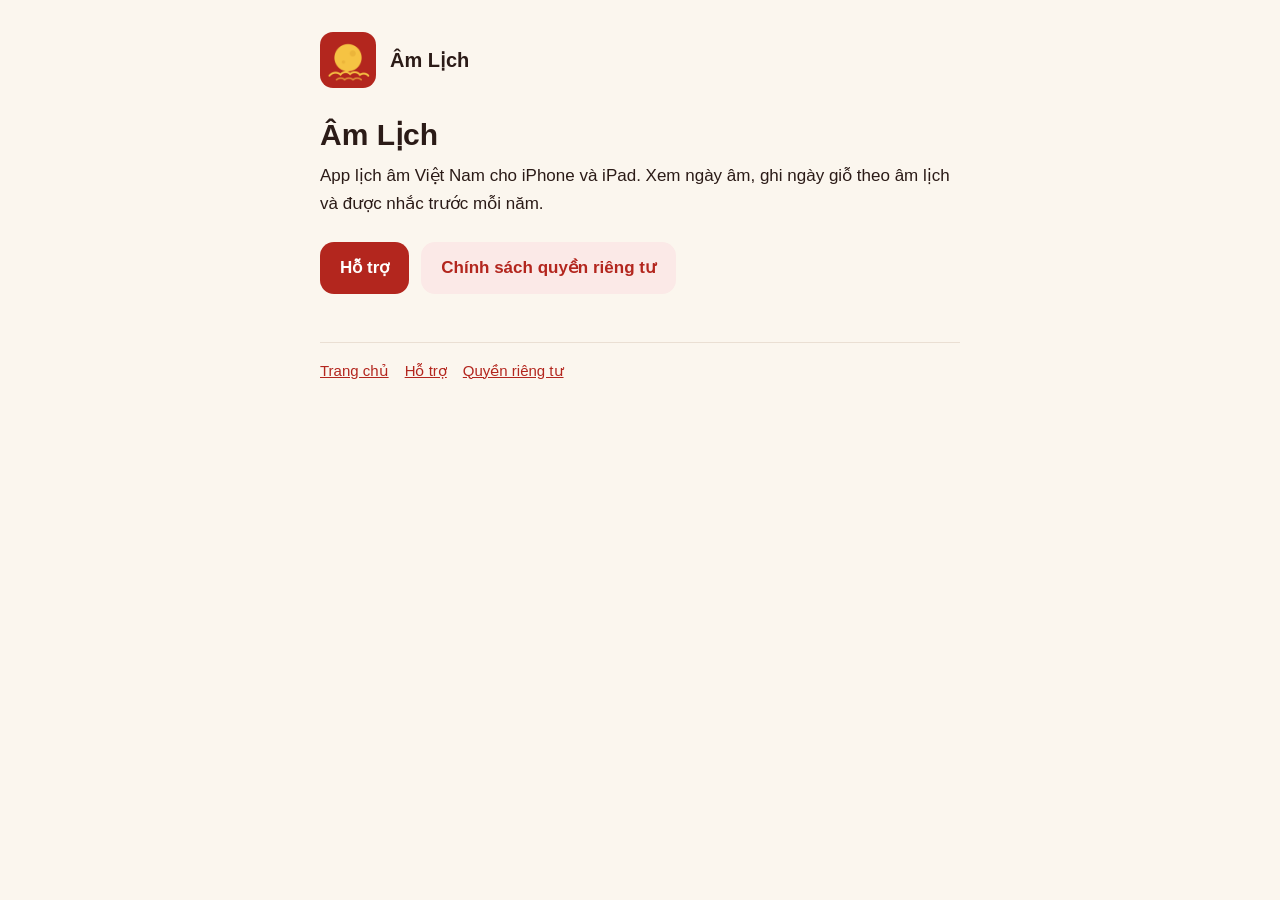
<file: index.html>
<!doctype html>
<html lang="vi">
<head>
<meta charset="utf-8">
<meta name="viewport" content="width=device-width, initial-scale=1">
<title>Âm Lịch: lịch âm và nhắc ngày giỗ</title>
<link rel="icon" href="icon.png">
<link rel="stylesheet" href="style.css">
</head>
<body>
<main>
<header><img src="icon.png" alt=""><a href="./">Âm Lịch</a></header>
<h1>Âm Lịch</h1>
<p>App lịch âm Việt Nam cho iPhone và iPad. Xem ngày âm, ghi ngày giỗ theo âm lịch và được nhắc trước mỗi năm.</p>
<div class="links"><a href="support.html">Hỗ trợ</a><a class="ghost" href="privacy.html">Chính sách quyền riêng tư</a></div>
<footer><a href="./">Trang chủ</a><a href="support.html">Hỗ trợ</a><a href="privacy.html">Quyền riêng tư</a></footer>
</main>
</body>
</html>
</file>
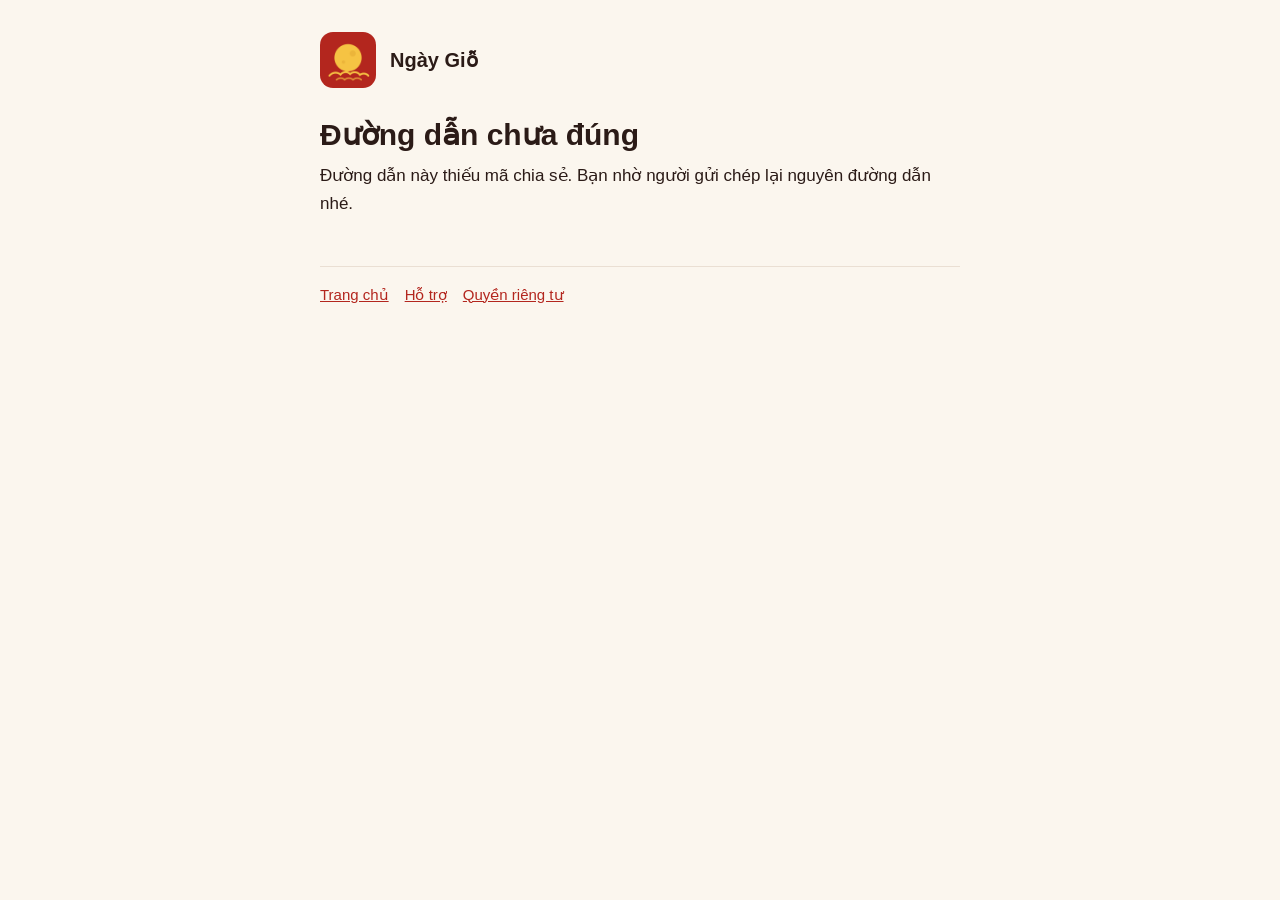
<file: ma.html>
<!doctype html>
<html lang="vi">
<head>
<meta charset="utf-8">
<meta name="viewport" content="width=device-width, initial-scale=1">
<title>Nhận ngày giỗ, gia phả: Ngày Giỗ</title>
<meta property="og:title" content="Mở mã chia sẻ trong app Ngày Giỗ">
<meta property="og:description" content="Người thân gửi bạn ngày giỗ hoặc gia phả. Bấm để mở trong app.">
<meta property="og:image" content="https://thuann-vn.github.io/am-lich/icon.png">
<link rel="icon" href="icon.png">
<link rel="stylesheet" href="style.css">
<style>
  .code { font: 700 22px/1.3 ui-monospace, Menlo, monospace; letter-spacing: 1px; margin: 6px 0 10px; word-break: break-all; }
  .links button { font: inherit; font-weight: 600; border: 0; padding: 12px 20px; border-radius: 14px; background: #FBE9E7; color: var(--primary); cursor: pointer; }
  ol { padding-left: 22px; margin: 8px 0; }
  .hidden { display: none; }
</style>
</head>
<body>
<main>
<header><img src="icon.png" alt=""><a href="./">Ngày Giỗ</a></header>
<div id="ok">
  <h1>Người thân gửi bạn ngày giỗ, gia phả</h1>
  <p>Bấm nút dưới đây để mở trong app Ngày Giỗ, app sẽ hỏi trước khi thêm vào máy bạn.</p>
  <div class="links"><a id="open" href="#">Mở trong app</a></div>

  <div class="card">
    <h2>Chưa có app?</h2>
    <p>Tải app Ngày Giỗ (miễn phí), cài xong quay lại trang này bấm <b>Mở trong app</b>.</p>
    <div class="links">
      <a id="ios" href="https://apps.apple.com/app/id6817637717">App Store (iPhone)</a>
      <a id="android" class="ghost" href="https://play.google.com/store/apps/details?id=com.thuanguyen.amlich">Google Play (Android)</a>
    </div>
  </div>

  <div class="card">
    <h2>Nút không mở được app?</h2>
    <p>Chép mã này:</p>
    <p class="code" id="code"></p>
    <div class="links"><button id="copy" type="button">Chép mã</button></div>
    <ol>
      <li>Mở app Ngày Giỗ, vào <b>Tiện ích → Quét mã</b> (gia phả: <b>Gia phả → Nhận gia phả</b>).</li>
      <li>Bấm <b>Dán mã chữ</b>, dán mã vừa chép.</li>
    </ol>
    <p class="muted">Mã giữ được 30 ngày. Hết hạn thì nhờ người gửi tạo mã mới.</p>
  </div>
</div>
<div id="bad" class="hidden">
  <h1>Đường dẫn chưa đúng</h1>
  <p>Đường dẫn này thiếu mã chia sẻ. Bạn nhờ người gửi chép lại nguyên đường dẫn nhé.</p>
</div>
<footer><a href="./">Trang chủ</a><a href="support.html">Hỗ trợ</a><a href="privacy.html">Quyền riêng tư</a></footer>
</main>
<script>
  var c = (new URLSearchParams(location.search).get('c') || '').trim().toUpperCase();
  if (!/^[A-Z0-9]{8}$/.test(c)) {
    document.getElementById('ok').classList.add('hidden');
    document.getElementById('bad').classList.remove('hidden');
  } else {
    var app = 'amlich://import?code=' + c;
    var full = 'AMLICH3:' + c;
    document.getElementById('open').href = app;
    document.getElementById('code').textContent = full;
    var ua = navigator.userAgent;
    // Đưa nút tải đúng máy lên trước
    if (/android/i.test(ua)) {
      document.getElementById('ios').className = 'ghost';
      document.getElementById('android').className = '';
      document.getElementById('android').parentNode.prepend(document.getElementById('android'));
    }
    var copy = document.getElementById('copy');
    copy.onclick = function () {
      var done = function () { copy.textContent = 'Đã chép'; };
      if (navigator.clipboard) navigator.clipboard.writeText(full).then(done, function () {});
      else { var r = document.createRange(); r.selectNode(document.getElementById('code')); getSelection().removeAllRanges(); getSelection().addRange(r); document.execCommand('copy'); done(); }
    };
    // Thử mở app ngay; trình duyệt trong Zalo, Messenger có thể chặn, khi đó người dùng bấm nút
    setTimeout(function () { location.href = app; }, 300);
  }
</script>
</body>
</html>
</file>
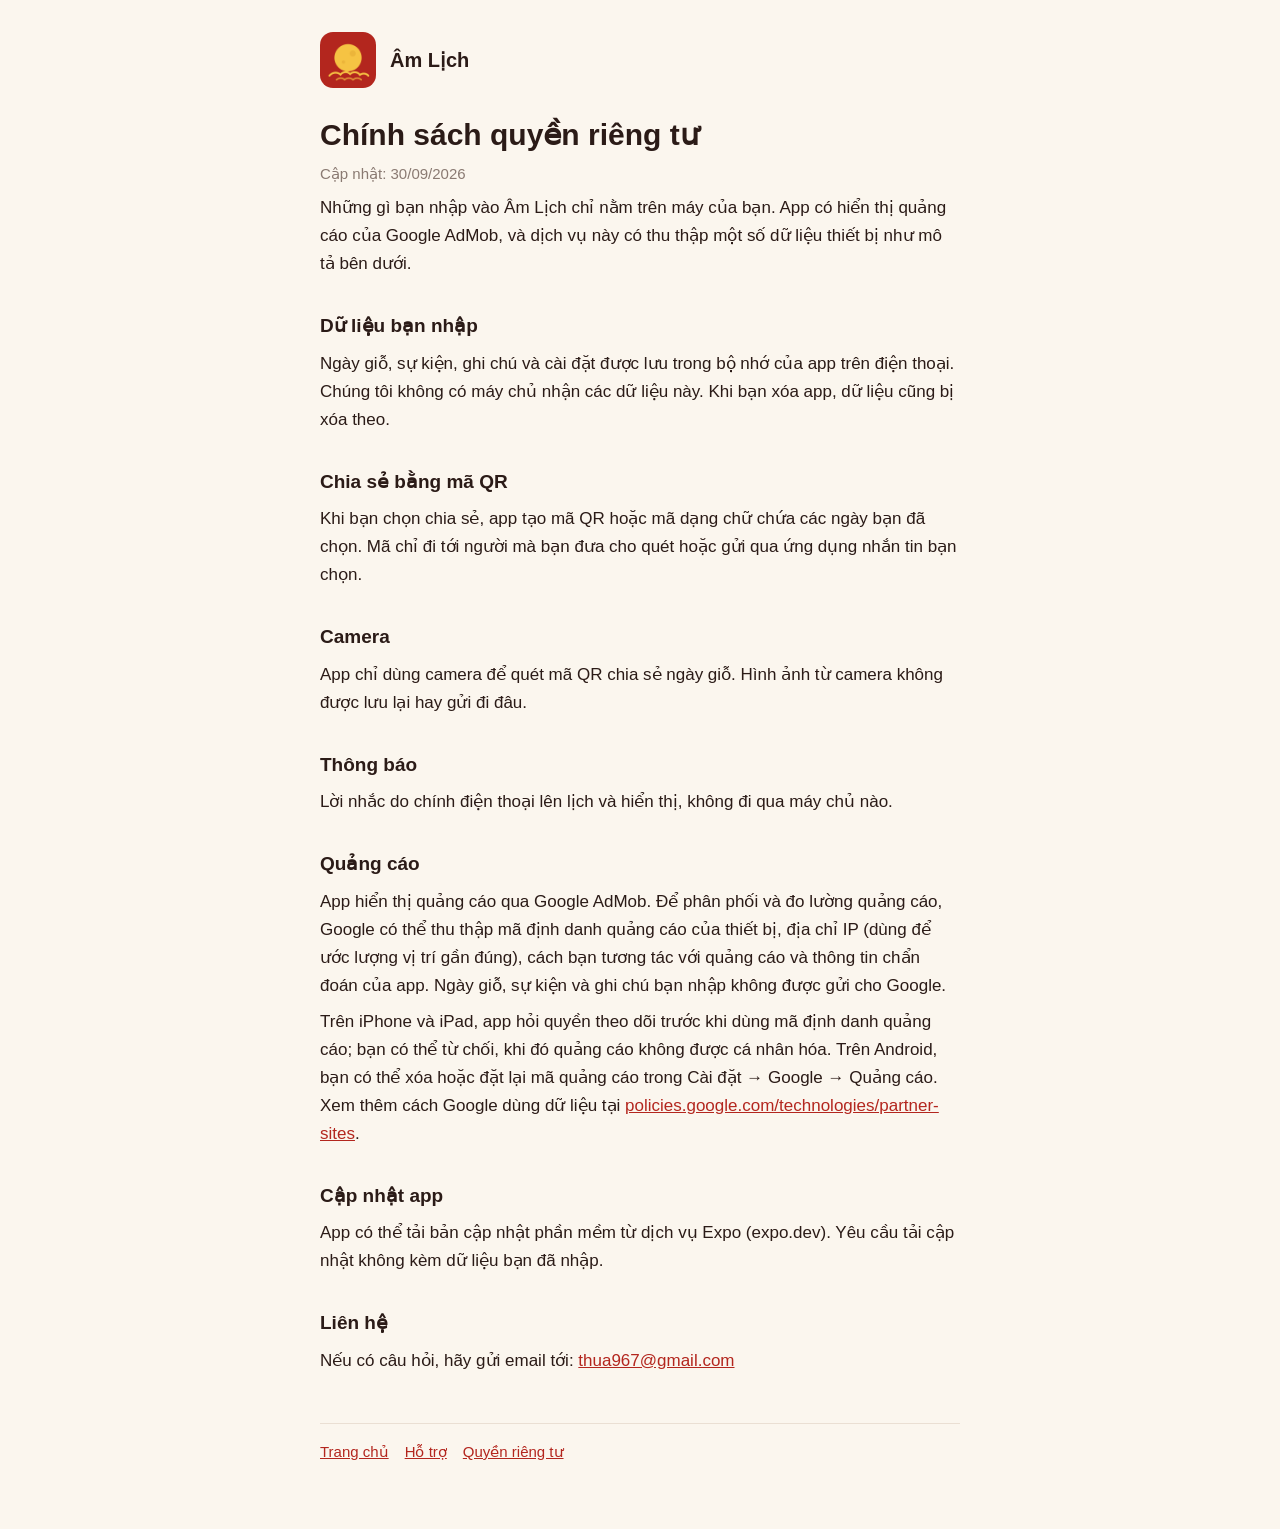
<file: privacy.html>
<!doctype html>
<html lang="vi">
<head>
<meta charset="utf-8">
<meta name="viewport" content="width=device-width, initial-scale=1">
<title>Chính sách quyền riêng tư: Âm Lịch</title>
<link rel="icon" href="icon.png">
<link rel="stylesheet" href="style.css">
</head>
<body>
<main>
<header><img src="icon.png" alt=""><a href="./">Âm Lịch</a></header>
<h1>Chính sách quyền riêng tư</h1>
<p class="muted">Cập nhật: 30/09/2026</p>
<p>Những gì bạn nhập vào Âm Lịch chỉ nằm trên máy của bạn. App có hiển thị quảng cáo của Google AdMob, và dịch vụ này có thu thập một số dữ liệu thiết bị như mô tả bên dưới.</p>

<h2>Dữ liệu bạn nhập</h2>
<p>Ngày giỗ, sự kiện, ghi chú và cài đặt được lưu trong bộ nhớ của app trên điện thoại. Chúng tôi không có máy chủ nhận các dữ liệu này. Khi bạn xóa app, dữ liệu cũng bị xóa theo.</p>

<h2>Chia sẻ bằng mã QR</h2>
<p>Khi bạn chọn chia sẻ, app tạo mã QR hoặc mã dạng chữ chứa các ngày bạn đã chọn. Mã chỉ đi tới người mà bạn đưa cho quét hoặc gửi qua ứng dụng nhắn tin bạn chọn.</p>

<h2>Camera</h2>
<p>App chỉ dùng camera để quét mã QR chia sẻ ngày giỗ. Hình ảnh từ camera không được lưu lại hay gửi đi đâu.</p>

<h2>Thông báo</h2>
<p>Lời nhắc do chính điện thoại lên lịch và hiển thị, không đi qua máy chủ nào.</p>

<h2>Quảng cáo</h2>
<p>App hiển thị quảng cáo qua Google AdMob. Để phân phối và đo lường quảng cáo, Google có thể thu thập mã định danh quảng cáo của thiết bị, địa chỉ IP (dùng để ước lượng vị trí gần đúng), cách bạn tương tác với quảng cáo và thông tin chẩn đoán của app. Ngày giỗ, sự kiện và ghi chú bạn nhập không được gửi cho Google.</p>
<p>Trên iPhone và iPad, app hỏi quyền theo dõi trước khi dùng mã định danh quảng cáo; bạn có thể từ chối, khi đó quảng cáo không được cá nhân hóa. Trên Android, bạn có thể xóa hoặc đặt lại mã quảng cáo trong Cài đặt → Google → Quảng cáo. Xem thêm cách Google dùng dữ liệu tại <a href="https://policies.google.com/technologies/partner-sites">policies.google.com/technologies/partner-sites</a>.</p>

<h2>Cập nhật app</h2>
<p>App có thể tải bản cập nhật phần mềm từ dịch vụ Expo (expo.dev). Yêu cầu tải cập nhật không kèm dữ liệu bạn đã nhập.</p>

<h2>Liên hệ</h2>
<p>Nếu có câu hỏi, hãy gửi email tới: <a href="mailto:thua967@gmail.com">thua967@gmail.com</a></p>
<footer><a href="./">Trang chủ</a><a href="support.html">Hỗ trợ</a><a href="privacy.html">Quyền riêng tư</a></footer>
</main>
</body>
</html>
</file>
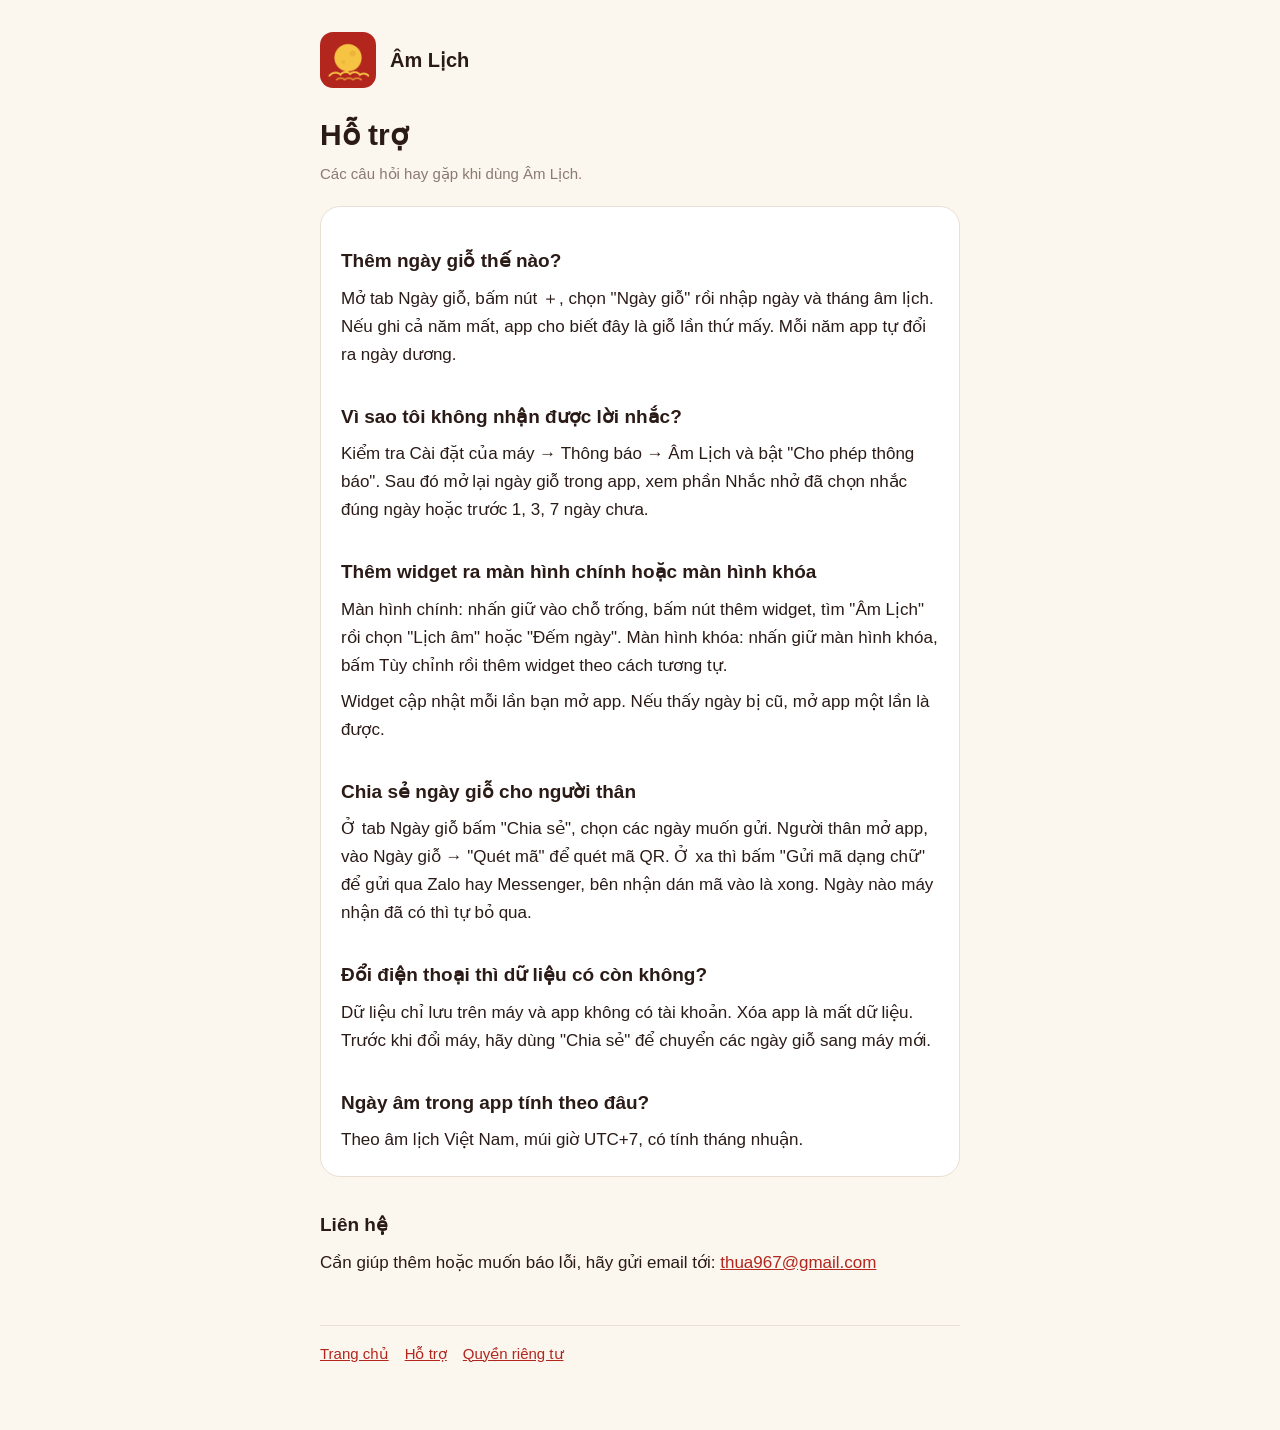
<file: support.html>
<!doctype html>
<html lang="vi">
<head>
<meta charset="utf-8">
<meta name="viewport" content="width=device-width, initial-scale=1">
<title>Hỗ trợ: Âm Lịch</title>
<link rel="icon" href="icon.png">
<link rel="stylesheet" href="style.css">
</head>
<body>
<main>
<header><img src="icon.png" alt=""><a href="./">Âm Lịch</a></header>
<h1>Hỗ trợ</h1>
<p class="muted">Các câu hỏi hay gặp khi dùng Âm Lịch.</p>

<div class="card">
<h2>Thêm ngày giỗ thế nào?</h2>
<p>Mở tab Ngày giỗ, bấm nút ＋, chọn "Ngày giỗ" rồi nhập ngày và tháng âm lịch. Nếu ghi cả năm mất, app cho biết đây là giỗ lần thứ mấy. Mỗi năm app tự đổi ra ngày dương.</p>

<h2>Vì sao tôi không nhận được lời nhắc?</h2>
<p>Kiểm tra Cài đặt của máy → Thông báo → Âm Lịch và bật "Cho phép thông báo". Sau đó mở lại ngày giỗ trong app, xem phần Nhắc nhở đã chọn nhắc đúng ngày hoặc trước 1, 3, 7 ngày chưa.</p>

<h2>Thêm widget ra màn hình chính hoặc màn hình khóa</h2>
<p>Màn hình chính: nhấn giữ vào chỗ trống, bấm nút thêm widget, tìm "Âm Lịch" rồi chọn "Lịch âm" hoặc "Đếm ngày". Màn hình khóa: nhấn giữ màn hình khóa, bấm Tùy chỉnh rồi thêm widget theo cách tương tự.</p>
<p>Widget cập nhật mỗi lần bạn mở app. Nếu thấy ngày bị cũ, mở app một lần là được.</p>

<h2>Chia sẻ ngày giỗ cho người thân</h2>
<p>Ở tab Ngày giỗ bấm "Chia sẻ", chọn các ngày muốn gửi. Người thân mở app, vào Ngày giỗ → "Quét mã" để quét mã QR. Ở xa thì bấm "Gửi mã dạng chữ" để gửi qua Zalo hay Messenger, bên nhận dán mã vào là xong. Ngày nào máy nhận đã có thì tự bỏ qua.</p>

<h2>Đổi điện thoại thì dữ liệu có còn không?</h2>
<p>Dữ liệu chỉ lưu trên máy và app không có tài khoản. Xóa app là mất dữ liệu. Trước khi đổi máy, hãy dùng "Chia sẻ" để chuyển các ngày giỗ sang máy mới.</p>

<h2>Ngày âm trong app tính theo đâu?</h2>
<p>Theo âm lịch Việt Nam, múi giờ UTC+7, có tính tháng nhuận.</p>
</div>

<h2>Liên hệ</h2>
<p>Cần giúp thêm hoặc muốn báo lỗi, hãy gửi email tới: <a href="mailto:thua967@gmail.com">thua967@gmail.com</a></p>
<footer><a href="./">Trang chủ</a><a href="support.html">Hỗ trợ</a><a href="privacy.html">Quyền riêng tư</a></footer>
</main>
</body>
</html>
</file>
<file: style.css>
:root { --bg: #FBF6EE; --card: #FFFFFF; --primary: #B3261E; --text: #2B1B17; --muted: #8A7A72; --border: #EADFD3; }
* { box-sizing: border-box; }
body {
  margin: 0; background: var(--bg); color: var(--text);
  font: 17px/1.65 -apple-system, BlinkMacSystemFont, "Segoe UI", Roboto, "Helvetica Neue", Arial, sans-serif;
}
main { max-width: 680px; margin: 0 auto; padding: 32px 20px 64px; }
header { display: flex; align-items: center; gap: 14px; margin-bottom: 28px; }
header img { width: 56px; height: 56px; border-radius: 13px; }
header a { color: var(--text); text-decoration: none; font-weight: 700; font-size: 20px; }
h1 { font-size: 30px; line-height: 1.25; margin: 0 0 6px; }
h2 { font-size: 19px; margin: 32px 0 6px; }
p { margin: 8px 0; }
a { color: var(--primary); }
.muted { color: var(--muted); font-size: 15px; }
.card { background: var(--card); border: 1px solid var(--border); border-radius: 20px; padding: 6px 20px 14px; margin-top: 20px; }
.links { display: flex; gap: 12px; flex-wrap: wrap; margin-top: 24px; }
.links a { background: var(--primary); color: #fff; text-decoration: none; font-weight: 600; padding: 12px 20px; border-radius: 14px; }
.links a.ghost { background: #FBE9E7; color: var(--primary); }
footer { margin-top: 48px; padding-top: 16px; border-top: 1px solid var(--border); font-size: 15px; color: var(--muted); }
footer a { margin-right: 16px; }
</file>
